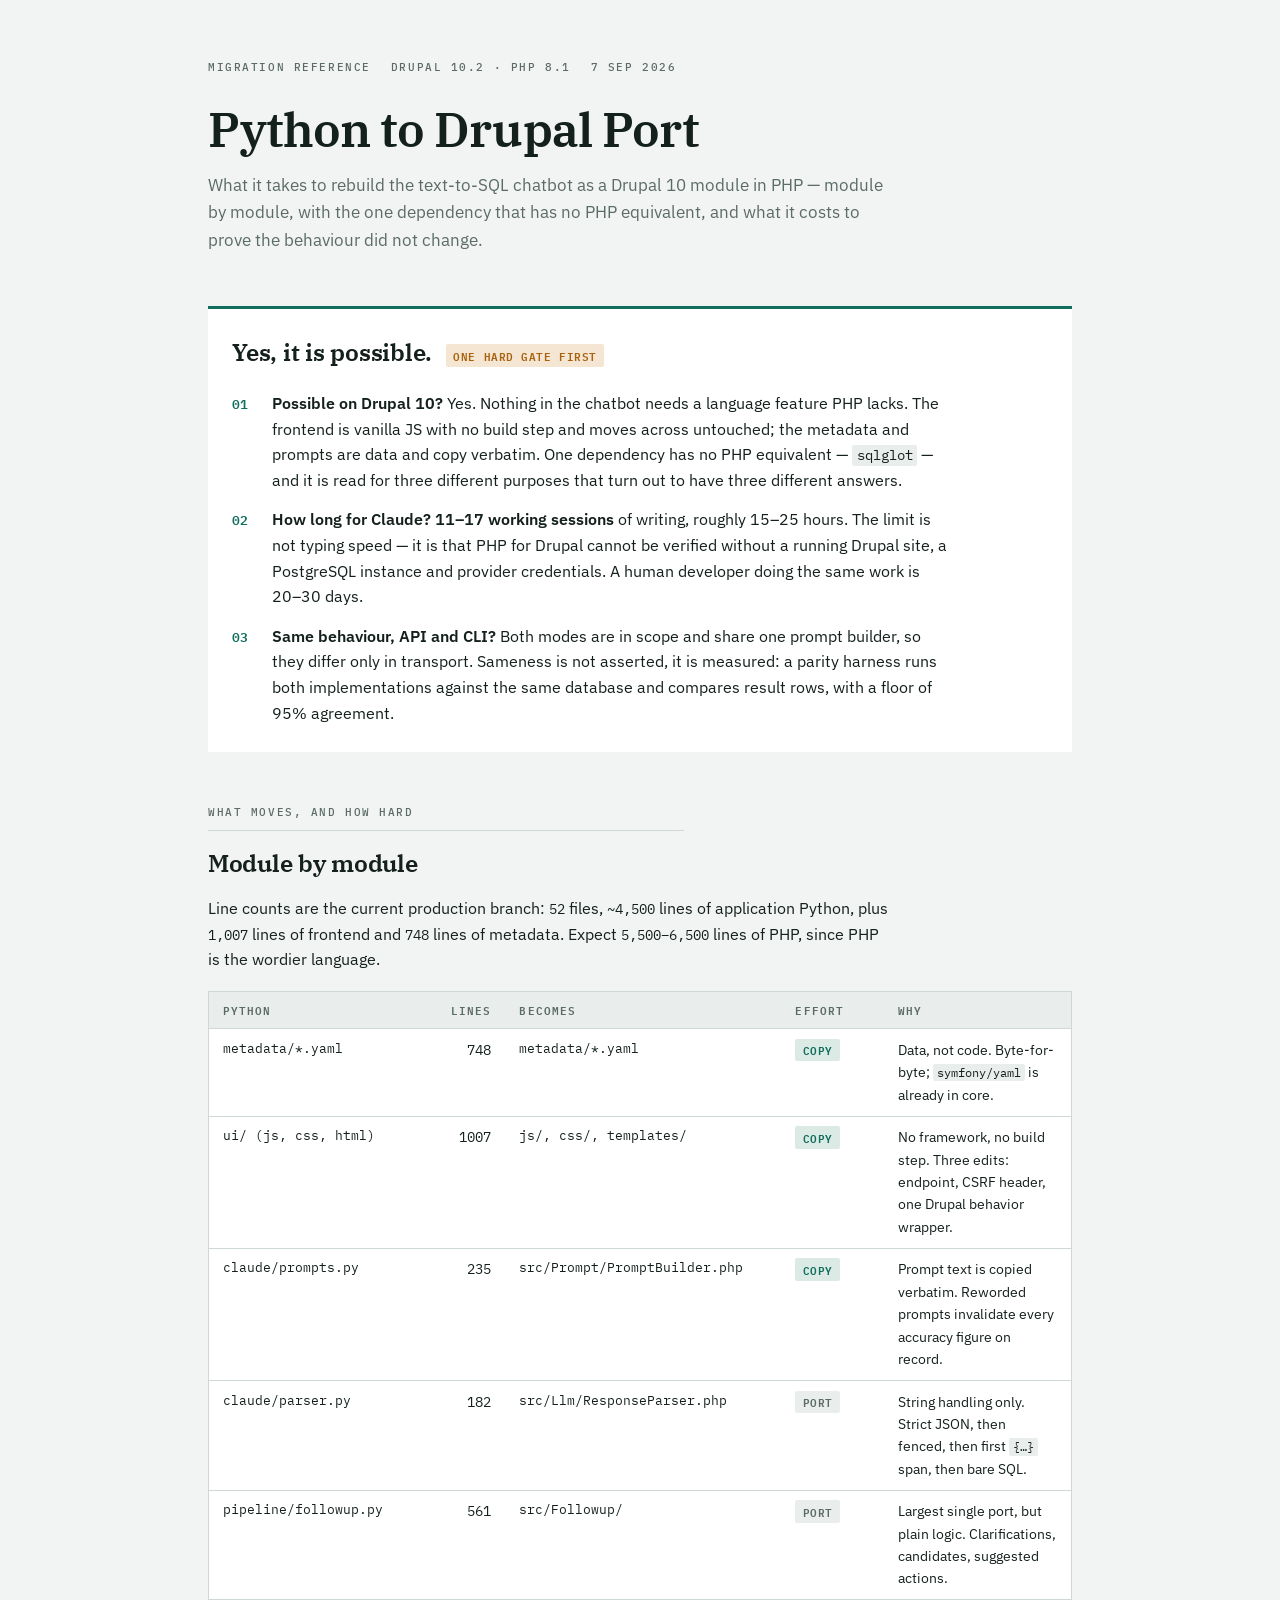
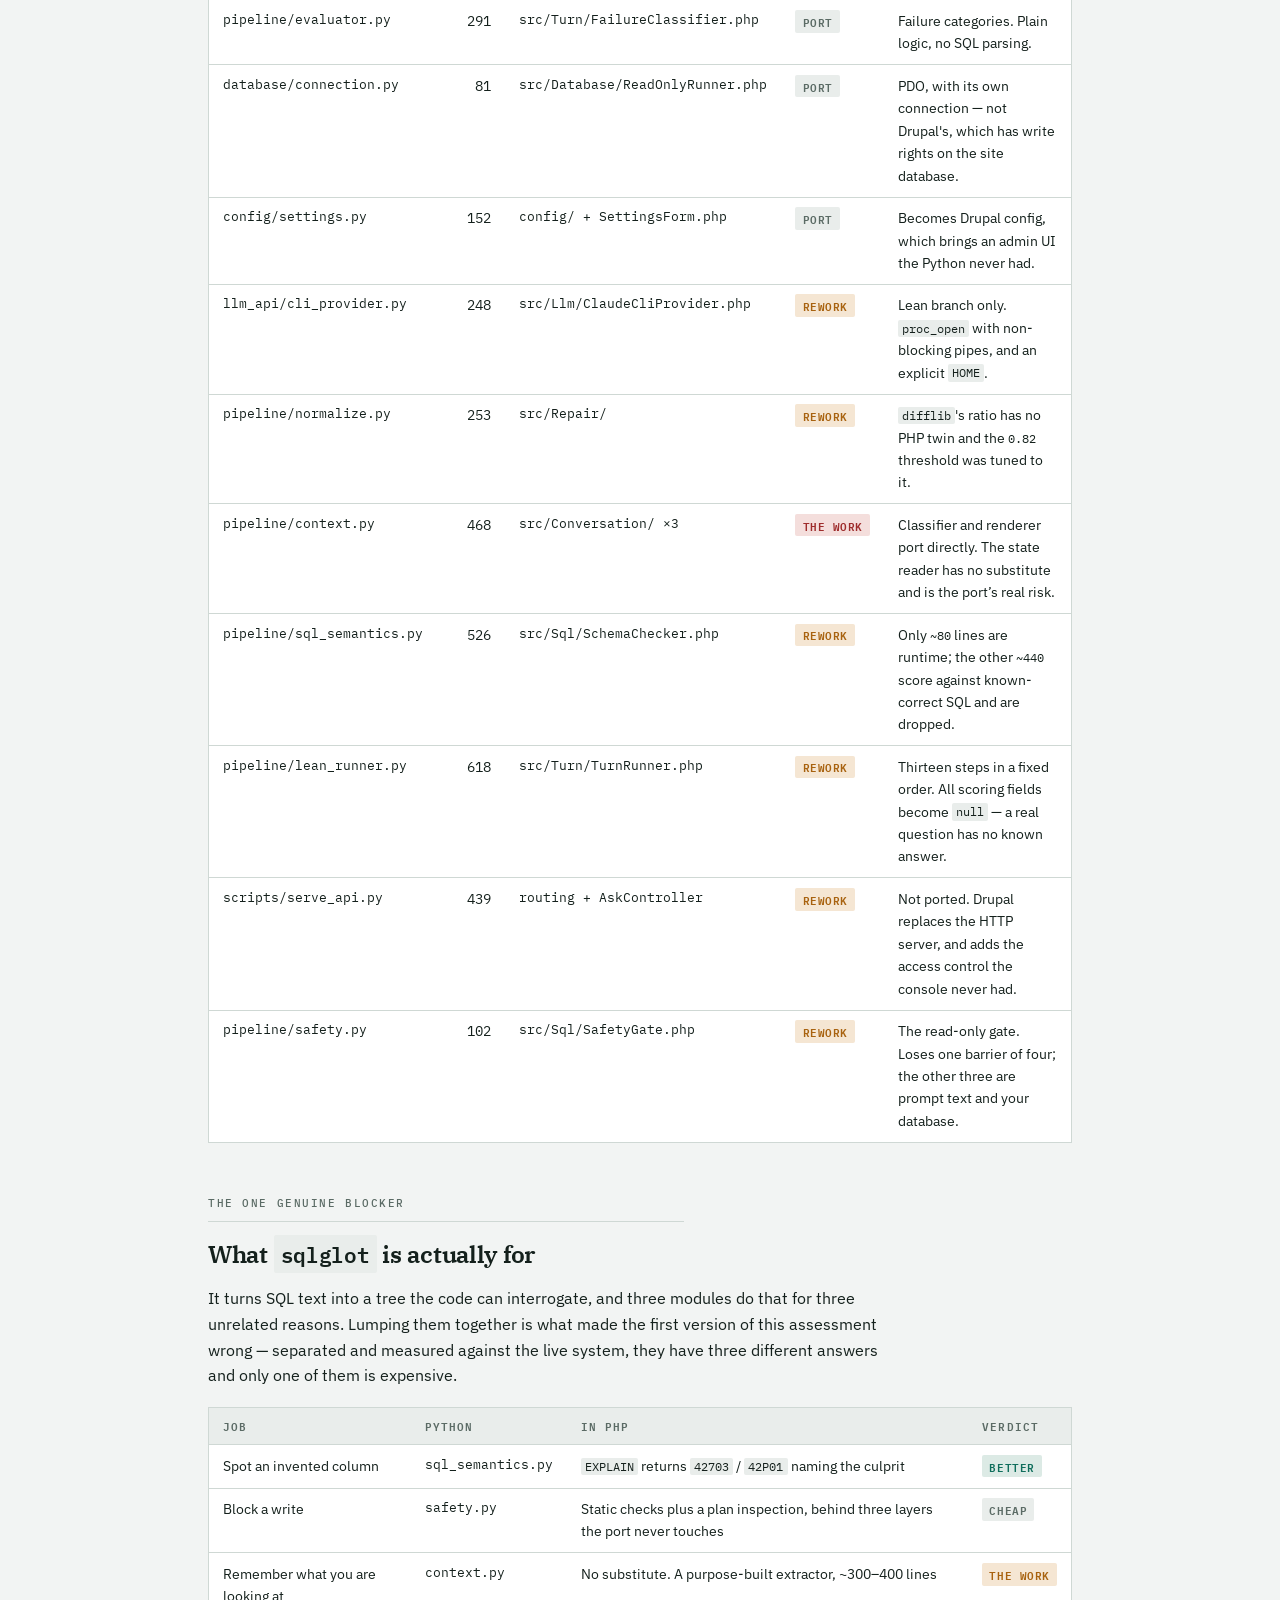
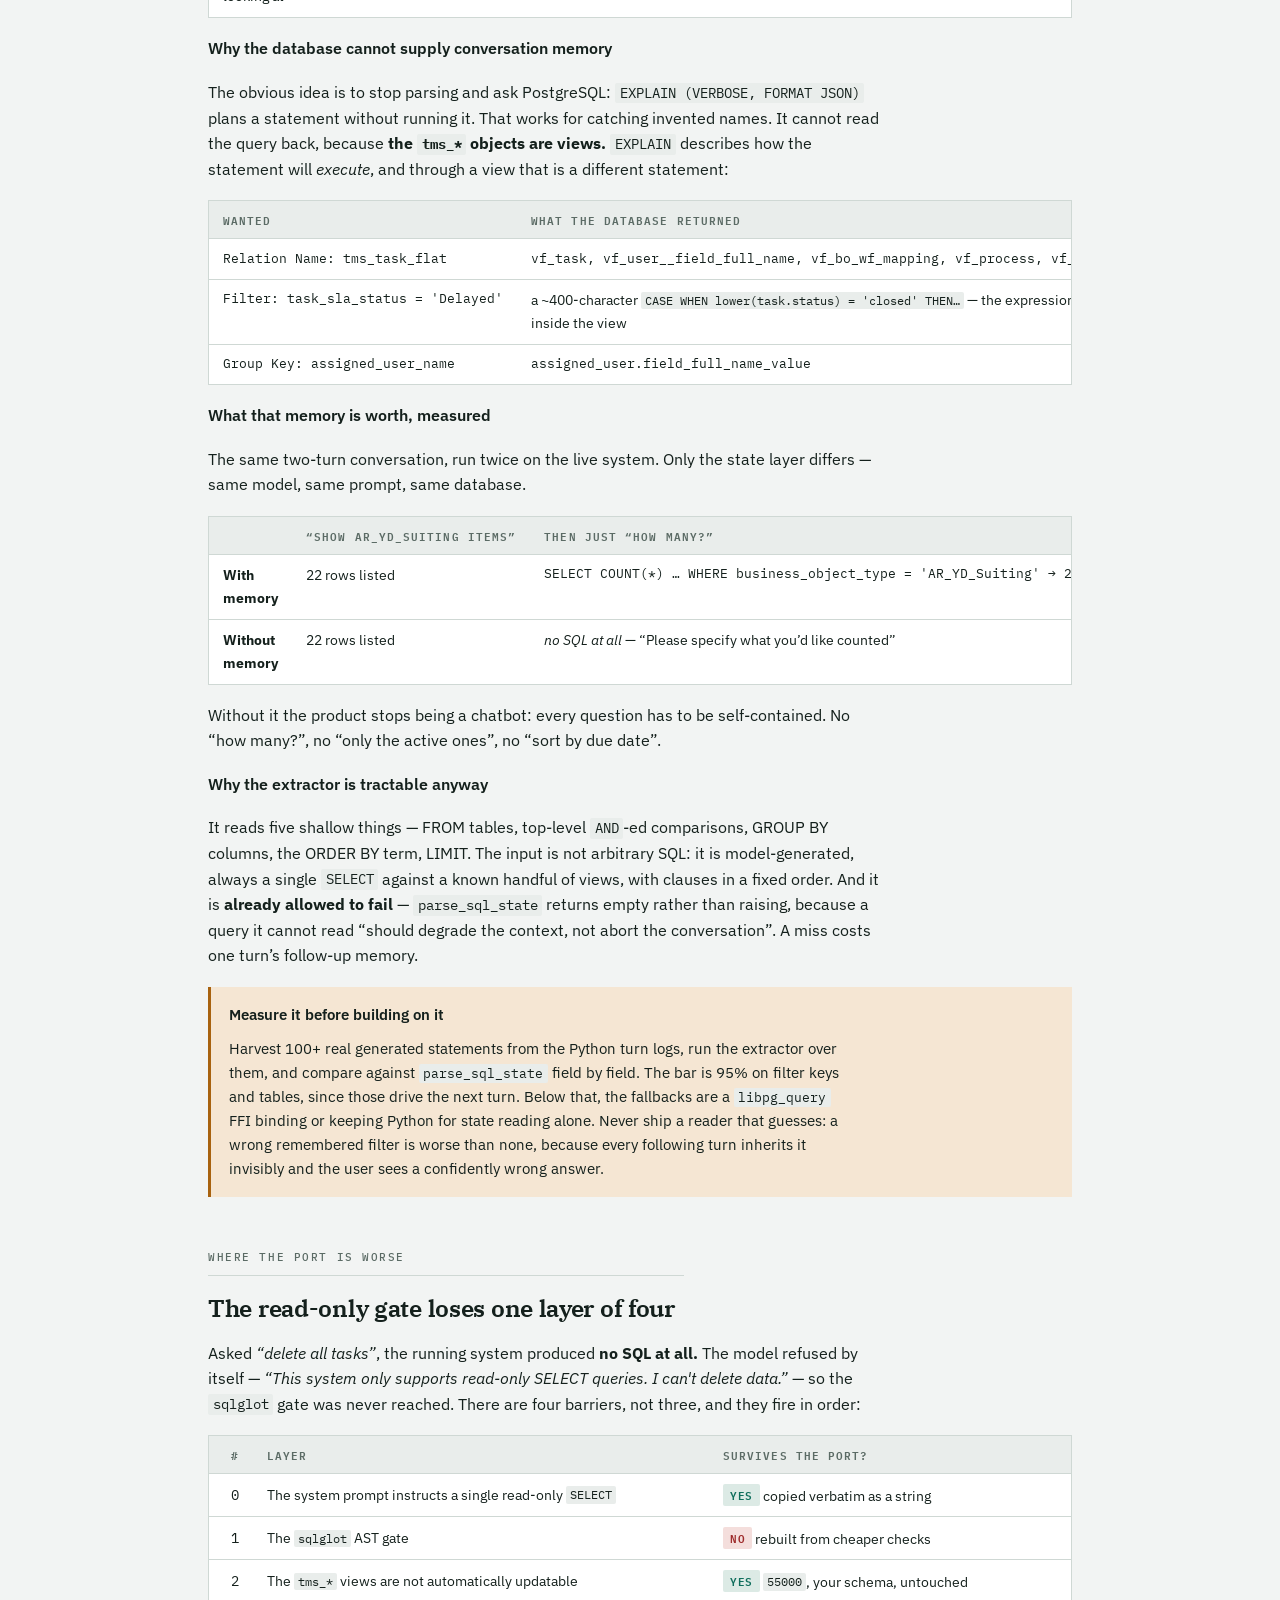
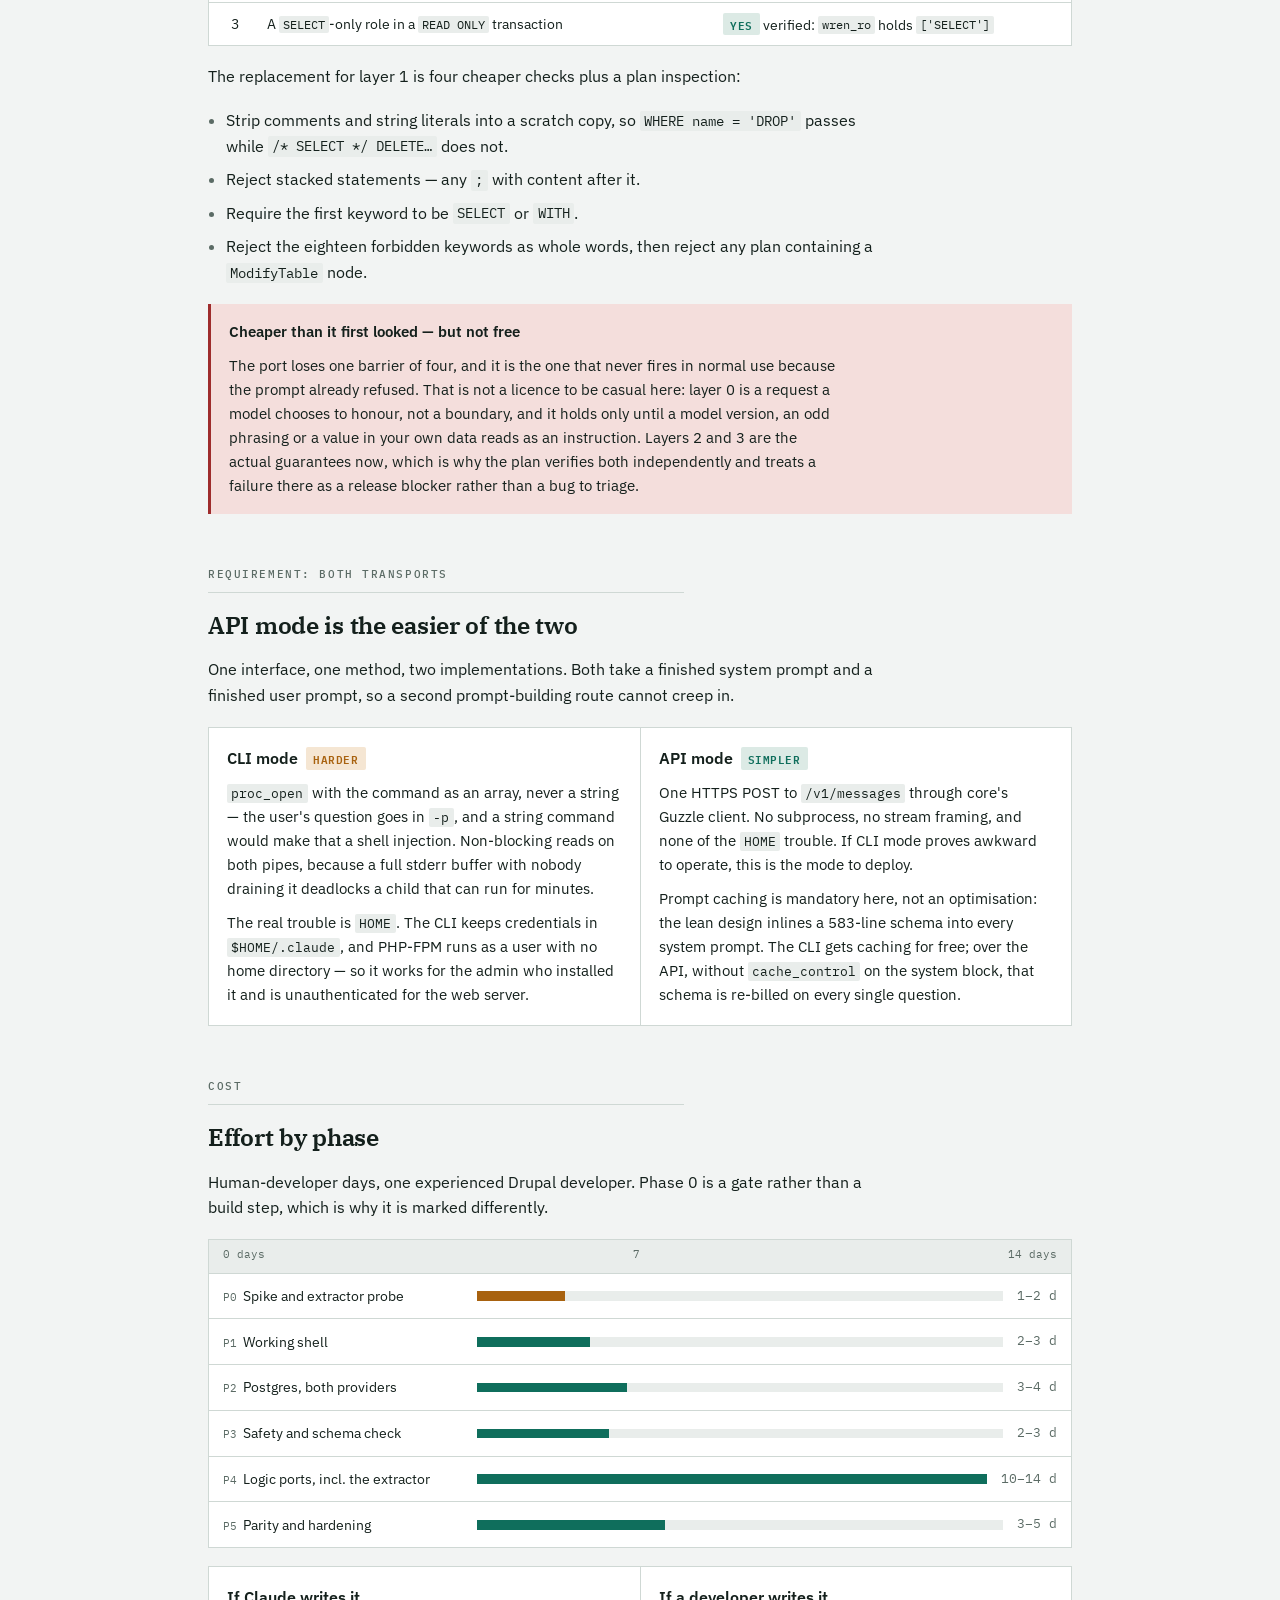
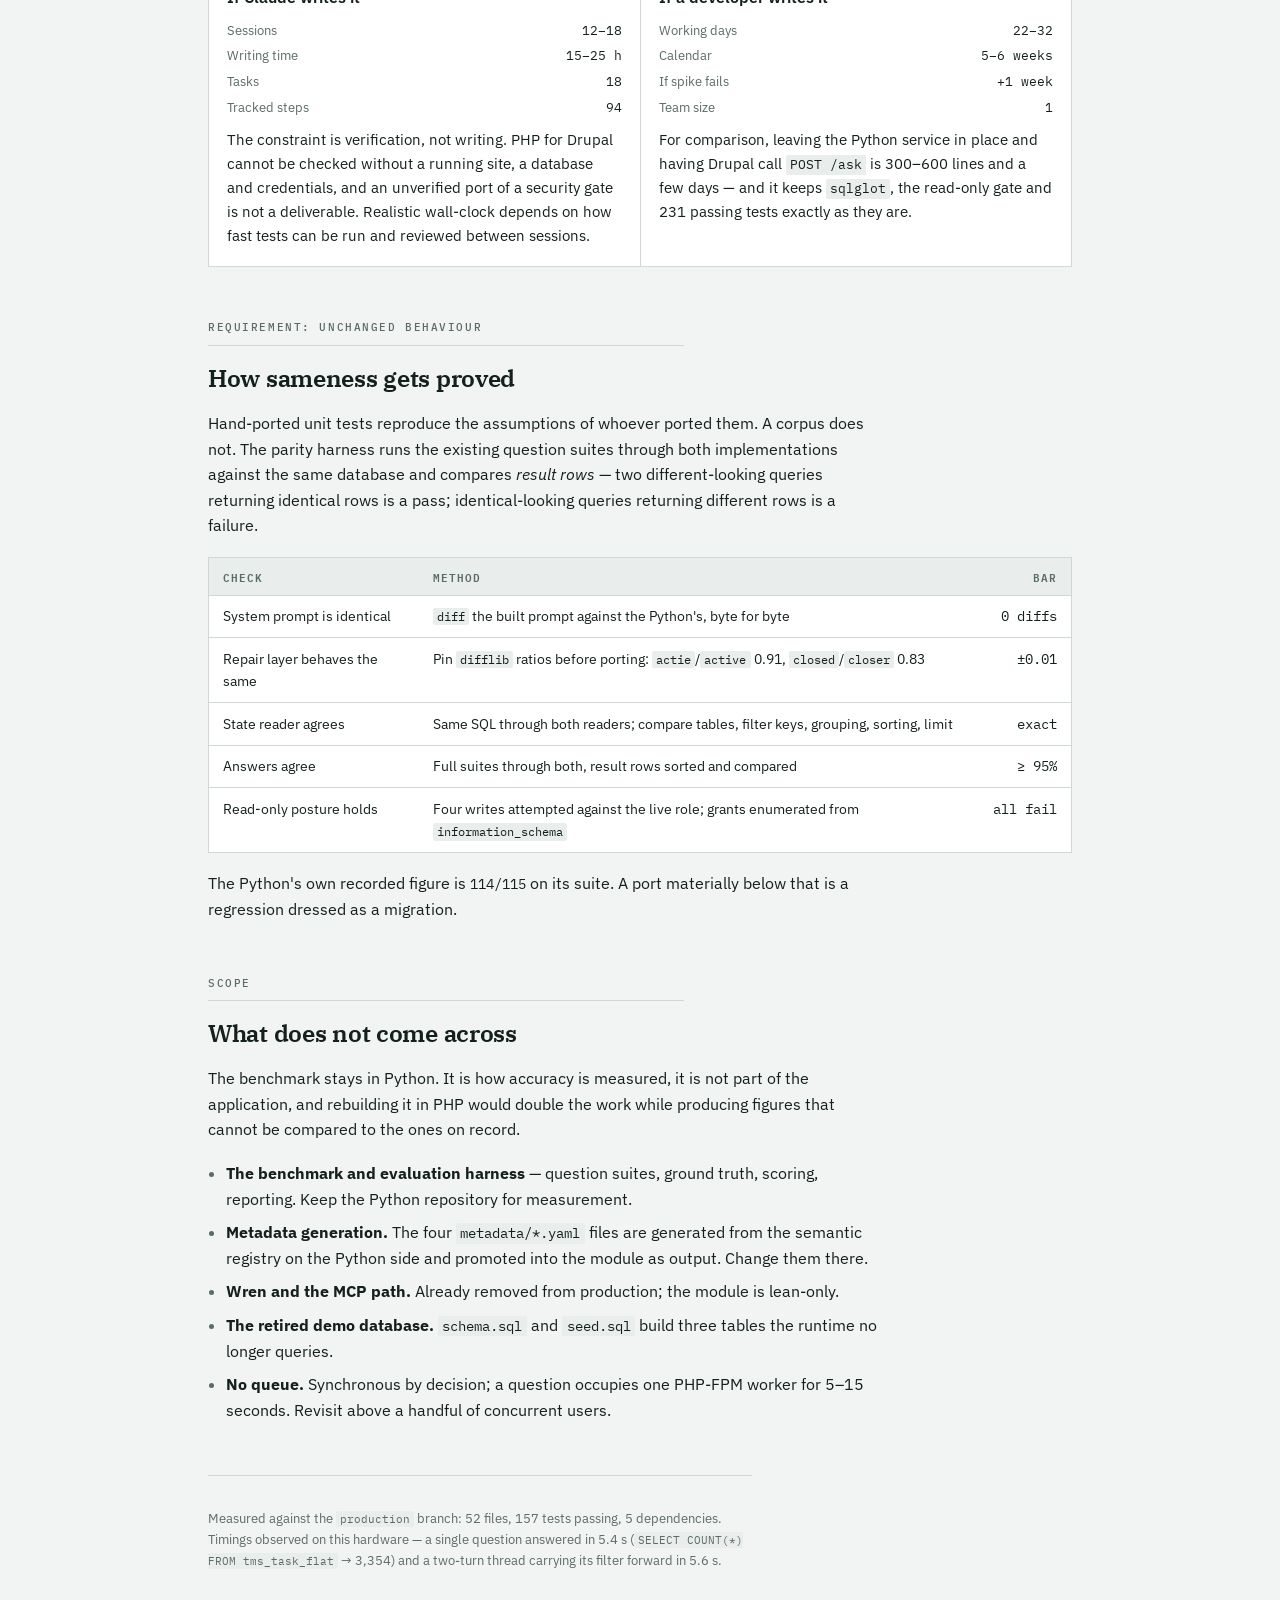
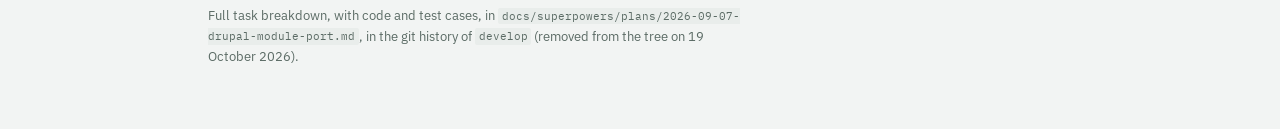
<file: docs/python-to-drupal-migration.html>
<!doctype html>
<html lang="en">
<head>
<meta charset="utf-8">
<meta name="viewport" content="width=device-width, initial-scale=1">
<meta name="description" content="Module-by-module reference for rebuilding the Python text-to-SQL chatbot as a Drupal 10 PHP module: effort, risks, and the one blocking dependency.">
<title>Python to Drupal Port</title>
<link rel="stylesheet" href="https://fonts.googleapis.com/css2?family=IBM+Plex+Serif:wght@400;500;600&family=IBM+Plex+Sans:wght@400;500;600&family=IBM+Plex+Mono:wght@400;500;600&display=swap">
<style>
  :root {
    --ground:      #F2F4F3;
    --surface:     #FFFFFF;
    --surface-alt: #E9EDEB;
    --ink:         #14201C;
    --muted:       #5B6B65;
    --hairline:    #CFD8D4;
    --accent:      #0F6E5C;
    --accent-soft: #DCEAE5;
    --warn:        #A8620F;
    --warn-soft:   #F5E6D3;
    --danger:      #9E2C2C;
    --danger-soft: #F4DEDC;

    --f-display: "IBM Plex Serif", Georgia, "Times New Roman", serif;
    --f-body:    "IBM Plex Sans", -apple-system, BlinkMacSystemFont, "Segoe UI", Helvetica, Arial, sans-serif;
    --f-mono:    "IBM Plex Mono", ui-monospace, "SF Mono", Menlo, Consolas, monospace;

    --measure: 68ch;
    --gutter:  clamp(1.25rem, 4vw, 3rem);
  }

  @media (prefers-color-scheme: dark) {
    :root:not([data-theme="light"]) {
      --ground:      #0E1513;
      --surface:     #16201D;
      --surface-alt: #1D2926;
      --ink:         #E4EDE9;
      --muted:       #9BAAA4;
      --hairline:    #2C3A36;
      --accent:      #5CC3A8;
      --accent-soft: #17322B;
      --warn:        #D79A4E;
      --warn-soft:   #332614;
      --danger:      #E08C86;
      --danger-soft: #3A1E1C;
    }
  }

  :root[data-theme="dark"] {
    --ground:      #0E1513;
    --surface:     #16201D;
    --surface-alt: #1D2926;
    --ink:         #E4EDE9;
    --muted:       #9BAAA4;
    --hairline:    #2C3A36;
    --accent:      #5CC3A8;
    --accent-soft: #17322B;
    --warn:        #D79A4E;
    --warn-soft:   #332614;
    --danger:      #E08C86;
    --danger-soft: #3A1E1C;
  }

  * { box-sizing: border-box; }

  img { max-width: 100%; }
  [hidden] { display: none !important; }

  html { color-scheme: light dark; }

  body {
    margin: 0;
    background: var(--ground);
    color: var(--ink);
    font-family: var(--f-body);
    font-size: 16px;
    line-height: 1.6;
    -webkit-font-smoothing: antialiased;
  }

  .wrap {
    max-width: 60rem;
    margin: 0 auto;
    padding: var(--gutter);
    display: flex;
    flex-direction: column;
    gap: 3.25rem;
  }

  /* ---------------------------------------------------------- masthead -- */

  .masthead { display: flex; flex-direction: column; gap: 1rem; }

  .eyebrow {
    font-family: var(--f-mono);
    font-size: 0.7rem;
    font-weight: 500;
    letter-spacing: 0.14em;
    text-transform: uppercase;
    color: var(--muted);
    display: flex;
    flex-wrap: wrap;
    gap: 0.5rem 1.25rem;
  }

  h1 {
    font-family: var(--f-display);
    font-weight: 600;
    font-size: clamp(2rem, 5.5vw, 3rem);
    line-height: 1.08;
    letter-spacing: -0.02em;
    margin: 0;
    text-wrap: balance;
  }

  .standfirst {
    font-size: 1.0625rem;
    color: var(--muted);
    max-width: var(--measure);
    margin: 0;
  }

  /* ------------------------------------------------------------ verdict -- */

  .verdict {
    border-top: 3px solid var(--accent);
    background: var(--surface);
    padding: 1.5rem 1.5rem 1.625rem;
    display: flex;
    flex-direction: column;
    gap: 1.25rem;
  }

  .verdict-head {
    display: flex;
    align-items: baseline;
    flex-wrap: wrap;
    gap: 0.5rem 0.875rem;
  }

  .verdict-head strong {
    font-family: var(--f-display);
    font-size: 1.5rem;
    font-weight: 600;
    letter-spacing: -0.01em;
  }

  .answers { display: flex; flex-direction: column; gap: 0.875rem; margin: 0; }

  .answers > div {
    display: grid;
    grid-template-columns: 1.75rem 1fr;
    gap: 0 0.75rem;
    align-items: baseline;
  }

  .answers dt {
    font-family: var(--f-mono);
    font-size: 0.8125rem;
    font-weight: 600;
    color: var(--accent);
  }

  .answers dd { margin: 0; max-width: var(--measure); }

  .answers dd b { font-weight: 600; }

  /* -------------------------------------------------------------- type -- */

  h2 {
    font-family: var(--f-display);
    font-weight: 600;
    font-size: 1.5rem;
    line-height: 1.2;
    letter-spacing: -0.012em;
    margin: 0;
    text-wrap: balance;
  }

  h3 {
    font-family: var(--f-body);
    font-weight: 600;
    font-size: 1rem;
    margin: 0;
  }

  section { display: flex; flex-direction: column; gap: 1.125rem; }

  section > p, section > ul { margin: 0; max-width: var(--measure); }

  .sec-label {
    font-family: var(--f-mono);
    font-size: 0.7rem;
    font-weight: 500;
    letter-spacing: 0.14em;
    text-transform: uppercase;
    color: var(--muted);
    padding-bottom: 0.5rem;
    border-bottom: 1px solid var(--hairline);
    margin: 0;
  }

  code, .m {
    font-family: var(--f-mono);
    font-size: 0.86em;
    font-variant-ligatures: none;
  }

  code {
    background: var(--surface-alt);
    padding: 0.1em 0.34em;
    border-radius: 2px;
  }

  a { color: var(--accent); text-decoration-thickness: 1px; text-underline-offset: 2px; }
  a:focus-visible { outline: 2px solid var(--accent); outline-offset: 2px; }

  ul { padding-left: 1.1rem; display: flex; flex-direction: column; gap: 0.5rem; }
  li::marker { color: var(--muted); }

  /* ------------------------------------------------------------ tables -- */

  .scroll { overflow-x: auto; border: 1px solid var(--hairline); background: var(--surface); }

  table {
    border-collapse: collapse;
    width: 100%;
    font-size: 0.875rem;
  }

  th, td {
    text-align: left;
    padding: 0.6rem 0.875rem;
    border-bottom: 1px solid var(--hairline);
    vertical-align: top;
  }

  thead th {
    font-family: var(--f-mono);
    font-size: 0.68rem;
    font-weight: 600;
    letter-spacing: 0.1em;
    text-transform: uppercase;
    color: var(--muted);
    background: var(--surface-alt);
    white-space: nowrap;
  }

  tbody tr:last-child td { border-bottom: 0; }

  td.num, th.num { text-align: right; font-family: var(--f-mono); font-variant-numeric: tabular-nums; white-space: nowrap; }
  td.path { font-family: var(--f-mono); font-size: 0.8rem; white-space: nowrap; }

  /* -------------------------------------------------------------- pill -- */

  .pill {
    display: inline-block;
    font-family: var(--f-mono);
    font-size: 0.68rem;
    font-weight: 600;
    letter-spacing: 0.05em;
    text-transform: uppercase;
    padding: 0.16rem 0.45rem;
    border-radius: 2px;
    white-space: nowrap;
  }
  .pill.copy   { background: var(--accent-soft); color: var(--accent); }
  .pill.port   { background: var(--surface-alt); color: var(--muted); }
  .pill.rework { background: var(--warn-soft);   color: var(--warn); }
  .pill.risk   { background: var(--danger-soft); color: var(--danger); }

  /* ------------------------------------------------------------- bars -- */

  .effort { display: flex; flex-direction: column; gap: 0; border: 1px solid var(--hairline); background: var(--surface); }

  .effort-row {
    display: grid;
    grid-template-columns: minmax(9rem, 15rem) 1fr auto;
    gap: 0.875rem;
    align-items: center;
    padding: 0.7rem 0.875rem;
    border-bottom: 1px solid var(--hairline);
  }
  .effort-row:last-child { border-bottom: 0; }

  .effort-row .name { font-size: 0.875rem; }
  .effort-row .name .ph {
    font-family: var(--f-mono);
    font-size: 0.7rem;
    color: var(--muted);
    margin-right: 0.4rem;
  }

  .track { position: relative; height: 0.6rem; background: var(--surface-alt); }
  .fill  { position: absolute; inset-block: 0; left: 0; background: var(--accent); }
  .fill.gate { background: var(--warn); }

  .effort-row .val {
    font-family: var(--f-mono);
    font-size: 0.8125rem;
    font-variant-numeric: tabular-nums;
    color: var(--muted);
    white-space: nowrap;
  }

  .axis {
    display: flex;
    justify-content: space-between;
    padding: 0.35rem 0.875rem 0.6rem;
    font-family: var(--f-mono);
    font-size: 0.68rem;
    color: var(--muted);
    border-bottom: 1px solid var(--hairline);
    background: var(--surface-alt);
  }

  /* -------------------------------------------------------- callout --- */

  .callout {
    border-left: 3px solid var(--danger);
    background: var(--danger-soft);
    padding: 1rem 1.125rem;
    display: flex;
    flex-direction: column;
    gap: 0.625rem;
  }
  .callout.warn { border-left-color: var(--warn); background: var(--warn-soft); }
  .callout h3 { font-size: 0.9375rem; }
  .callout p { margin: 0; max-width: var(--measure); font-size: 0.9375rem; }

  /* ---------------------------------------------------------- columns -- */

  .two {
    display: grid;
    grid-template-columns: repeat(auto-fit, minmax(17rem, 1fr));
    gap: 1px;
    background: var(--hairline);
    border: 1px solid var(--hairline);
  }
  .two > div {
    background: var(--surface);
    padding: 1.125rem;
    display: flex;
    flex-direction: column;
    gap: 0.625rem;
  }
  .two h3 { display: flex; align-items: center; gap: 0.5rem; }
  .two p { margin: 0; font-size: 0.9375rem; }
  .two dl { margin: 0; display: flex; flex-direction: column; gap: 0.3rem; font-size: 0.8125rem; }
  .two dl > div { display: flex; justify-content: space-between; gap: 1rem; }
  .two dl dt { color: var(--muted); }
  .two dl dd { margin: 0; font-family: var(--f-mono); font-variant-numeric: tabular-nums; }

  footer {
    border-top: 1px solid var(--hairline);
    padding-top: 1.25rem;
    font-size: 0.8125rem;
    color: var(--muted);
    max-width: var(--measure);
    display: flex;
    flex-direction: column;
    gap: 0.5rem;
  }

  @media (prefers-reduced-motion: reduce) {
    * { animation: none !important; transition: none !important; }
  }
</style>
</head>
<body>

<div class="wrap">

  <header class="masthead">
    <p class="eyebrow">
      <span>Migration reference</span>
      <span>Drupal 10.2 &middot; PHP 8.1</span>
      <span>7 Sep 2026</span>
    </p>
    <h1>Python to Drupal Port</h1>
    <p class="standfirst">
      What it takes to rebuild the text-to-SQL chatbot as a Drupal 10 module in PHP &mdash;
      module by module, with the one dependency that has no PHP equivalent, and what it
      costs to prove the behaviour did not change.
    </p>
  </header>

  <div class="verdict">
    <div class="verdict-head">
      <strong>Yes, it is possible.</strong>
      <span class="pill rework">one hard gate first</span>
    </div>
    <dl class="answers">
      <div>
        <dt>01</dt>
        <dd>
          <b>Possible on Drupal 10?</b> Yes. Nothing in the chatbot needs a language feature
          PHP lacks. The frontend is vanilla JS with no build step and moves across untouched;
          the metadata and prompts are data and copy verbatim. One dependency has no PHP
          equivalent &mdash; <code>sqlglot</code> &mdash; and it is read for three different
          purposes that turn out to have three different answers.
        </dd>
      </div>
      <div>
        <dt>02</dt>
        <dd>
          <b>How long for Claude?</b> <b>11&ndash;17 working sessions</b> of writing, roughly
          15&ndash;25 hours. The limit is not typing speed &mdash; it is that PHP for Drupal
          cannot be verified without a running Drupal site, a PostgreSQL instance and provider
          credentials. A human developer doing the same work is 20&ndash;30 days.
        </dd>
      </div>
      <div>
        <dt>03</dt>
        <dd>
          <b>Same behaviour, API and CLI?</b> Both modes are in scope and share one prompt
          builder, so they differ only in transport. Sameness is not asserted, it is measured:
          a parity harness runs both implementations against the same database and compares
          result rows, with a floor of 95% agreement.
        </dd>
      </div>
    </dl>
  </div>

  <section>
    <p class="sec-label">What moves, and how hard</p>
    <h2>Module by module</h2>
    <p>
      Line counts are the current production branch: <span class="m">52</span> files,
      <span class="m">~4,500</span> lines of application Python, plus
      <span class="m">1,007</span> lines of frontend and <span class="m">748</span> lines of
      metadata. Expect <span class="m">5,500&ndash;6,500</span> lines of PHP, since PHP is
      the wordier language.
    </p>
    <div class="scroll">
      <table>
        <thead>
          <tr>
            <th>Python</th>
            <th class="num">Lines</th>
            <th>Becomes</th>
            <th>Effort</th>
            <th>Why</th>
          </tr>
        </thead>
        <tbody>
          <tr>
            <td class="path">metadata/*.yaml</td>
            <td class="num">748</td>
            <td class="path">metadata/*.yaml</td>
            <td><span class="pill copy">copy</span></td>
            <td>Data, not code. Byte-for-byte; <code>symfony/yaml</code> is already in core.</td>
          </tr>
          <tr>
            <td class="path">ui/ (js, css, html)</td>
            <td class="num">1007</td>
            <td class="path">js/, css/, templates/</td>
            <td><span class="pill copy">copy</span></td>
            <td>No framework, no build step. Three edits: endpoint, CSRF header, one Drupal behavior wrapper.</td>
          </tr>
          <tr>
            <td class="path">claude/prompts.py</td>
            <td class="num">235</td>
            <td class="path">src/Prompt/PromptBuilder.php</td>
            <td><span class="pill copy">copy</span></td>
            <td>Prompt text is copied verbatim. Reworded prompts invalidate every accuracy figure on record.</td>
          </tr>
          <tr>
            <td class="path">claude/parser.py</td>
            <td class="num">182</td>
            <td class="path">src/Llm/ResponseParser.php</td>
            <td><span class="pill port">port</span></td>
            <td>String handling only. Strict JSON, then fenced, then first <code>{&hellip;}</code> span, then bare SQL.</td>
          </tr>
          <tr>
            <td class="path">pipeline/followup.py</td>
            <td class="num">561</td>
            <td class="path">src/Followup/</td>
            <td><span class="pill port">port</span></td>
            <td>Largest single port, but plain logic. Clarifications, candidates, suggested actions.</td>
          </tr>
          <tr>
            <td class="path">pipeline/evaluator.py</td>
            <td class="num">291</td>
            <td class="path">src/Turn/FailureClassifier.php</td>
            <td><span class="pill port">port</span></td>
            <td>Failure categories. Plain logic, no SQL parsing.</td>
          </tr>
          <tr>
            <td class="path">database/connection.py</td>
            <td class="num">81</td>
            <td class="path">src/Database/ReadOnlyRunner.php</td>
            <td><span class="pill port">port</span></td>
            <td>PDO, with its own connection &mdash; not Drupal's, which has write rights on the site database.</td>
          </tr>
          <tr>
            <td class="path">config/settings.py</td>
            <td class="num">152</td>
            <td class="path">config/ + SettingsForm.php</td>
            <td><span class="pill port">port</span></td>
            <td>Becomes Drupal config, which brings an admin UI the Python never had.</td>
          </tr>
          <tr>
            <td class="path">llm_api/cli_provider.py</td>
            <td class="num">248</td>
            <td class="path">src/Llm/ClaudeCliProvider.php</td>
            <td><span class="pill rework">rework</span></td>
            <td>Lean branch only. <code>proc_open</code> with non-blocking pipes, and an explicit <code>HOME</code>.</td>
          </tr>
          <tr>
            <td class="path">pipeline/normalize.py</td>
            <td class="num">253</td>
            <td class="path">src/Repair/</td>
            <td><span class="pill rework">rework</span></td>
            <td><code>difflib</code>'s ratio has no PHP twin and the <span class="m">0.82</span> threshold was tuned to it.</td>
          </tr>
          <tr>
            <td class="path">pipeline/context.py</td>
            <td class="num">468</td>
            <td class="path">src/Conversation/ &times;3</td>
            <td><span class="pill risk">the work</span></td>
            <td>Classifier and renderer port directly. The state reader has no substitute and is the port&rsquo;s real risk.</td>
          </tr>
          <tr>
            <td class="path">pipeline/sql_semantics.py</td>
            <td class="num">526</td>
            <td class="path">src/Sql/SchemaChecker.php</td>
            <td><span class="pill rework">rework</span></td>
            <td>Only <span class="m">~80</span> lines are runtime; the other <span class="m">~440</span> score against known-correct SQL and are dropped.</td>
          </tr>
          <tr>
            <td class="path">pipeline/lean_runner.py</td>
            <td class="num">618</td>
            <td class="path">src/Turn/TurnRunner.php</td>
            <td><span class="pill rework">rework</span></td>
            <td>Thirteen steps in a fixed order. All scoring fields become <code>null</code> &mdash; a real question has no known answer.</td>
          </tr>
          <tr>
            <td class="path">scripts/serve_api.py</td>
            <td class="num">439</td>
            <td class="path">routing + AskController</td>
            <td><span class="pill rework">rework</span></td>
            <td>Not ported. Drupal replaces the HTTP server, and adds the access control the console never had.</td>
          </tr>
          <tr>
            <td class="path">pipeline/safety.py</td>
            <td class="num">102</td>
            <td class="path">src/Sql/SafetyGate.php</td>
            <td><span class="pill rework">rework</span></td>
            <td>The read-only gate. Loses one barrier of four; the other three are prompt text and your database.</td>
          </tr>
        </tbody>
      </table>
    </div>
  </section>

  <section>
    <p class="sec-label">The one genuine blocker</p>
    <h2>What <code>sqlglot</code> is actually for</h2>
    <p>
      It turns SQL text into a tree the code can interrogate, and three modules do that for
      three unrelated reasons. Lumping them together is what made the first version of this
      assessment wrong &mdash; separated and measured against the live system, they have
      three different answers and only one of them is expensive.
    </p>
    <div class="scroll">
      <table>
        <thead>
          <tr><th>Job</th><th>Python</th><th>In PHP</th><th>Verdict</th></tr>
        </thead>
        <tbody>
          <tr>
            <td>Spot an invented column</td>
            <td class="path">sql_semantics.py</td>
            <td><code>EXPLAIN</code> returns <code>42703</code> / <code>42P01</code> naming the culprit</td>
            <td><span class="pill copy">better</span></td>
          </tr>
          <tr>
            <td>Block a write</td>
            <td class="path">safety.py</td>
            <td>Static checks plus a plan inspection, behind three layers the port never touches</td>
            <td><span class="pill port">cheap</span></td>
          </tr>
          <tr>
            <td>Remember what you are looking at</td>
            <td class="path">context.py</td>
            <td>No substitute. A purpose-built extractor, ~300&ndash;400 lines</td>
            <td><span class="pill rework">the work</span></td>
          </tr>
        </tbody>
      </table>
    </div>
    <h3>Why the database cannot supply conversation memory</h3>
    <p>
      The obvious idea is to stop parsing and ask PostgreSQL:
      <code>EXPLAIN (VERBOSE, FORMAT JSON)</code> plans a statement without running it. That
      works for catching invented names. It cannot read the query back, because
      <b>the <code>tms_*</code> objects are views.</b> <code>EXPLAIN</code> describes how the
      statement will <em>execute</em>, and through a view that is a different statement:
    </p>
    <div class="scroll">
      <table>
        <thead>
          <tr><th>Wanted</th><th>What the database returned</th></tr>
        </thead>
        <tbody>
          <tr>
            <td class="path">Relation Name: tms_task_flat</td>
            <td class="path">vf_task, vf_user__field_full_name, vf_bo_wf_mapping, vf_process, vf_role_department_list</td>
          </tr>
          <tr>
            <td class="path">Filter: task_sla_status = 'Delayed'</td>
            <td>a ~400-character <code>CASE WHEN lower(task.status) = 'closed' THEN&hellip;</code> &mdash; the expression <em>defining</em> that column inside the view</td>
          </tr>
          <tr>
            <td class="path">Group Key: assigned_user_name</td>
            <td class="path">assigned_user.field_full_name_value</td>
          </tr>
        </tbody>
      </table>
    </div>
    <h3>What that memory is worth, measured</h3>
    <p>
      The same two-turn conversation, run twice on the live system. Only the state layer
      differs &mdash; same model, same prompt, same database.
    </p>
    <div class="scroll">
      <table>
        <thead>
          <tr><th></th><th>&ldquo;show AR_YD_Suiting items&rdquo;</th><th>then just &ldquo;how many?&rdquo;</th></tr>
        </thead>
        <tbody>
          <tr>
            <td><b>With memory</b></td>
            <td>22 rows listed</td>
            <td class="path">SELECT COUNT(*) &hellip; WHERE business_object_type = 'AR_YD_Suiting' &rarr; 22</td>
          </tr>
          <tr>
            <td><b>Without memory</b></td>
            <td>22 rows listed</td>
            <td><em>no SQL at all</em> &mdash; &ldquo;Please specify what you&rsquo;d like counted&rdquo;</td>
          </tr>
        </tbody>
      </table>
    </div>
    <p>
      Without it the product stops being a chatbot: every question has to be self-contained.
      No &ldquo;how many?&rdquo;, no &ldquo;only the active ones&rdquo;, no &ldquo;sort by due
      date&rdquo;.
    </p>
    <h3>Why the extractor is tractable anyway</h3>
    <p>
      It reads five shallow things &mdash; FROM tables, top-level <code>AND</code>-ed
      comparisons, GROUP BY columns, the ORDER BY term, LIMIT. The input is not arbitrary SQL:
      it is model-generated, always a single <code>SELECT</code> against a known handful of
      views, with clauses in a fixed order. And it is <b>already allowed to fail</b> &mdash;
      <code>parse_sql_state</code> returns empty rather than raising, because a query it cannot
      read &ldquo;should degrade the context, not abort the conversation&rdquo;. A miss costs one
      turn&rsquo;s follow-up memory.
    </p>
    <div class="callout warn">
      <h3>Measure it before building on it</h3>
      <p>
        Harvest 100+ real generated statements from the Python turn logs, run the extractor over
        them, and compare against <code>parse_sql_state</code> field by field. The bar is 95% on
        filter keys and tables, since those drive the next turn. Below that, the fallbacks are a
        <code>libpg_query</code> FFI binding or keeping Python for state reading alone. Never
        ship a reader that guesses: a wrong remembered filter is worse than none, because every
        following turn inherits it invisibly and the user sees a confidently wrong answer.
      </p>
    </div>
  </section>

  <section>
    <p class="sec-label">Where the port is worse</p>
    <h2>The read-only gate loses one layer of four</h2>
    <p>
      Asked <em>&ldquo;delete all tasks&rdquo;</em>, the running system produced <b>no SQL at
      all.</b> The model refused by itself &mdash; <em>&ldquo;This system only supports read-only
      SELECT queries. I can't delete data.&rdquo;</em> &mdash; so the <code>sqlglot</code> gate
      was never reached. There are four barriers, not three, and they fire in order:
    </p>
    <div class="scroll">
      <table>
        <thead>
          <tr><th class="num">#</th><th>Layer</th><th>Survives the port?</th></tr>
        </thead>
        <tbody>
          <tr>
            <td class="num">0</td>
            <td>The system prompt instructs a single read-only <code>SELECT</code></td>
            <td><span class="pill copy">yes</span> copied verbatim as a string</td>
          </tr>
          <tr>
            <td class="num">1</td>
            <td>The <code>sqlglot</code> AST gate</td>
            <td><span class="pill risk">no</span> rebuilt from cheaper checks</td>
          </tr>
          <tr>
            <td class="num">2</td>
            <td>The <code>tms_*</code> views are not automatically updatable</td>
            <td><span class="pill copy">yes</span> <code>55000</code>, your schema, untouched</td>
          </tr>
          <tr>
            <td class="num">3</td>
            <td>A <code>SELECT</code>-only role in a <code>READ ONLY</code> transaction</td>
            <td><span class="pill copy">yes</span> verified: <code>wren_ro</code> holds <code>['SELECT']</code></td>
          </tr>
        </tbody>
      </table>
    </div>
    <p>The replacement for layer 1 is four cheaper checks plus a plan inspection:</p>
    <ul>
      <li>Strip comments and string literals into a scratch copy, so <code>WHERE name = 'DROP'</code> passes while <code>/* SELECT */ DELETE&hellip;</code> does not.</li>
      <li>Reject stacked statements &mdash; any <code>;</code> with content after it.</li>
      <li>Require the first keyword to be <code>SELECT</code> or <code>WITH</code>.</li>
      <li>Reject the eighteen forbidden keywords as whole words, then reject any plan containing a <code>ModifyTable</code> node.</li>
    </ul>
    <div class="callout">
      <h3>Cheaper than it first looked &mdash; but not free</h3>
      <p>
        The port loses one barrier of four, and it is the one that never fires in normal use
        because the prompt already refused. That is not a licence to be casual here: layer 0 is
        a request a model chooses to honour, not a boundary, and it holds only until a model
        version, an odd phrasing or a value in your own data reads as an instruction. Layers 2
        and 3 are the actual guarantees now, which is why the plan verifies both independently
        and treats a failure there as a release blocker rather than a bug to triage.
      </p>
    </div>
  </section>

  <section>
    <p class="sec-label">Requirement: both transports</p>
    <h2>API mode is the easier of the two</h2>
    <p>
      One interface, one method, two implementations. Both take a finished system prompt and a
      finished user prompt, so a second prompt-building route cannot creep in.
    </p>
    <div class="two">
      <div>
        <h3>CLI mode <span class="pill rework">harder</span></h3>
        <p>
          <code>proc_open</code> with the command as an array, never a string &mdash; the user's
          question goes in <code>-p</code>, and a string command would make that a shell injection.
          Non-blocking reads on both pipes, because a full stderr buffer with nobody draining it
          deadlocks a child that can run for minutes.
        </p>
        <p>
          The real trouble is <code>HOME</code>. The CLI keeps credentials in
          <code>$HOME/.claude</code>, and PHP-FPM runs as a user with no home directory &mdash;
          so it works for the admin who installed it and is unauthenticated for the web server.
        </p>
      </div>
      <div>
        <h3>API mode <span class="pill copy">simpler</span></h3>
        <p>
          One HTTPS POST to <code>/v1/messages</code> through core's Guzzle client. No subprocess,
          no stream framing, and none of the <code>HOME</code> trouble. If CLI mode proves
          awkward to operate, this is the mode to deploy.
        </p>
        <p>
          Prompt caching is mandatory here, not an optimisation: the lean design inlines a
          583-line schema into every system prompt. The CLI gets caching for free; over the API,
          without <code>cache_control</code> on the system block, that schema is re-billed on
          every single question.
        </p>
      </div>
    </div>
  </section>

  <section>
    <p class="sec-label">Cost</p>
    <h2>Effort by phase</h2>
    <p>
      Human-developer days, one experienced Drupal developer. Phase&nbsp;0 is a gate rather than
      a build step, which is why it is marked differently.
    </p>
    <div class="effort">
      <div class="axis"><span>0 days</span><span>7</span><span>14 days</span></div>
      <div class="effort-row">
        <div class="name"><span class="ph">P0</span>Spike and extractor probe</div>
        <div class="track"><div class="fill gate" style="width: 16.7%"></div></div>
        <div class="val">1&ndash;2 d</div>
      </div>
      <div class="effort-row">
        <div class="name"><span class="ph">P1</span>Working shell</div>
        <div class="track"><div class="fill" style="width: 21.4%"></div></div>
        <div class="val">2&ndash;3 d</div>
      </div>
      <div class="effort-row">
        <div class="name"><span class="ph">P2</span>Postgres, both providers</div>
        <div class="track"><div class="fill" style="width: 28.6%"></div></div>
        <div class="val">3&ndash;4 d</div>
      </div>
      <div class="effort-row">
        <div class="name"><span class="ph">P3</span>Safety and schema check</div>
        <div class="track"><div class="fill" style="width: 25%"></div></div>
        <div class="val">2&ndash;3 d</div>
      </div>
      <div class="effort-row">
        <div class="name"><span class="ph">P4</span>Logic ports, incl. the extractor</div>
        <div class="track"><div class="fill" style="width: 100%"></div></div>
        <div class="val">10&ndash;14 d</div>
      </div>
      <div class="effort-row">
        <div class="name"><span class="ph">P5</span>Parity and hardening</div>
        <div class="track"><div class="fill" style="width: 35.7%"></div></div>
        <div class="val">3&ndash;5 d</div>
      </div>
    </div>
    <div class="two">
      <div>
        <h3>If Claude writes it</h3>
        <dl>
          <div><dt>Sessions</dt><dd>12&ndash;18</dd></div>
          <div><dt>Writing time</dt><dd>15&ndash;25 h</dd></div>
          <div><dt>Tasks</dt><dd>18</dd></div>
          <div><dt>Tracked steps</dt><dd>94</dd></div>
        </dl>
        <p>
          The constraint is verification, not writing. PHP for Drupal cannot be checked without a
          running site, a database and credentials, and an unverified port of a security gate is
          not a deliverable. Realistic wall-clock depends on how fast tests can be run and
          reviewed between sessions.
        </p>
      </div>
      <div>
        <h3>If a developer writes it</h3>
        <dl>
          <div><dt>Working days</dt><dd>22&ndash;32</dd></div>
          <div><dt>Calendar</dt><dd>5&ndash;6 weeks</dd></div>
          <div><dt>If spike fails</dt><dd>+1 week</dd></div>
          <div><dt>Team size</dt><dd>1</dd></div>
        </dl>
        <p>
          For comparison, leaving the Python service in place and having Drupal call
          <code>POST /ask</code> is 300&ndash;600 lines and a few days &mdash; and it keeps
          <code>sqlglot</code>, the read-only gate and 231 passing tests exactly as they are.
        </p>
      </div>
    </div>
  </section>

  <section>
    <p class="sec-label">Requirement: unchanged behaviour</p>
    <h2>How sameness gets proved</h2>
    <p>
      Hand-ported unit tests reproduce the assumptions of whoever ported them. A corpus does not.
      The parity harness runs the existing question suites through both implementations against
      the same database and compares <em>result rows</em> &mdash; two different-looking queries
      returning identical rows is a pass; identical-looking queries returning different rows is
      a failure.
    </p>
    <div class="scroll">
      <table>
        <thead>
          <tr><th>Check</th><th>Method</th><th class="num">Bar</th></tr>
        </thead>
        <tbody>
          <tr>
            <td>System prompt is identical</td>
            <td><code>diff</code> the built prompt against the Python's, byte for byte</td>
            <td class="num">0 diffs</td>
          </tr>
          <tr>
            <td>Repair layer behaves the same</td>
            <td>Pin <code>difflib</code> ratios before porting: <code>actie</code>/<code>active</code> 0.91, <code>closed</code>/<code>closer</code> 0.83</td>
            <td class="num">&plusmn;0.01</td>
          </tr>
          <tr>
            <td>State reader agrees</td>
            <td>Same SQL through both readers; compare tables, filter keys, grouping, sorting, limit</td>
            <td class="num">exact</td>
          </tr>
          <tr>
            <td>Answers agree</td>
            <td>Full suites through both, result rows sorted and compared</td>
            <td class="num">&ge; 95%</td>
          </tr>
          <tr>
            <td>Read-only posture holds</td>
            <td>Four writes attempted against the live role; grants enumerated from <code>information_schema</code></td>
            <td class="num">all fail</td>
          </tr>
        </tbody>
      </table>
    </div>
    <p>
      The Python's own recorded figure is <span class="m">114/115</span> on its suite. A port
      materially below that is a regression dressed as a migration.
    </p>
  </section>

  <section>
    <p class="sec-label">Scope</p>
    <h2>What does not come across</h2>
    <p>
      The benchmark stays in Python. It is how accuracy is measured, it is not part of the
      application, and rebuilding it in PHP would double the work while producing figures that
      cannot be compared to the ones on record.
    </p>
    <ul>
      <li><b>The benchmark and evaluation harness</b> &mdash; question suites, ground truth, scoring, reporting. Keep the Python repository for measurement.</li>
      <li><b>Metadata generation.</b> The four <code>metadata/*.yaml</code> files are generated from the semantic registry on the Python side and promoted into the module as output. Change them there.</li>
      <li><b>Wren and the MCP path.</b> Already removed from production; the module is lean-only.</li>
      <li><b>The retired demo database.</b> <code>schema.sql</code> and <code>seed.sql</code> build three tables the runtime no longer queries.</li>
      <li><b>No queue.</b> Synchronous by decision; a question occupies one PHP-FPM worker for 5&ndash;15 seconds. Revisit above a handful of concurrent users.</li>
    </ul>
  </section>

  <footer>
    <p>
      Measured against the <code>production</code> branch: 52 files, 157 tests passing,
      5 dependencies. Timings observed on this hardware &mdash; a single question answered in
      5.4&nbsp;s (<code>SELECT COUNT(*) FROM tms_task_flat</code> &rarr; 3,354) and a two-turn
      thread carrying its filter forward in 5.6&nbsp;s.
    </p>
    <p>
      Full task breakdown, with code and test cases, in
      <code>docs/superpowers/plans/2026-09-07-drupal-module-port.md</code>, in the git history of
      <code>develop</code> (removed from the tree on 19 October 2026).
    </p>
  </footer>

</div>

</body>
</html>
</file>
